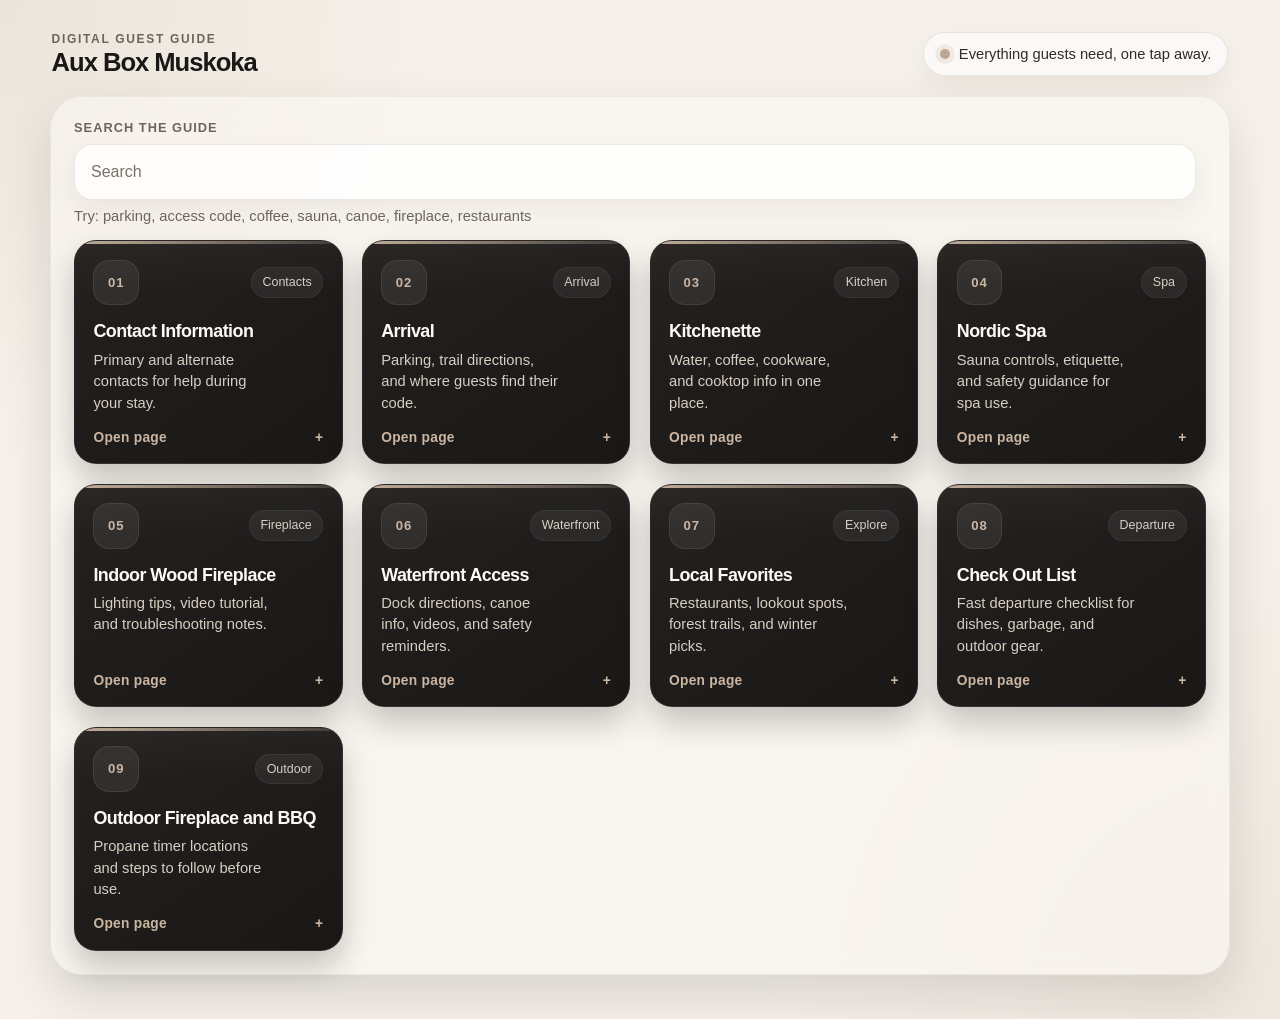
<file: index.html>
<!DOCTYPE html>
<html lang="en">

<head>
  <meta charset="UTF-8">
  <meta name="viewport" content="width=device-width, initial-scale=1.0">
  <title>Aux Box Guest Guide</title>
  <link rel="stylesheet" href="styles.css">
</head>

<body class="dashboard-body">
  <main class="shell">
    <header class="topbar" aria-label="Guide overview">
      <div class="brand">
        <span class="eyebrow">Digital Guest Guide</span>
        <h1 class="title">Aux Box Muskoka</h1>
      </div>
      <div class="status">Everything guests need, one tap away.</div>
    </header>

    <section class="board" aria-label="Guide navigation">
      <div class="search-wrap">
        <label class="search-label" for="guide-search">Search the guide</label>
        <div class="search-shell">
          <input id="guide-search" class="search-input" type="search" placeholder="Search" autocomplete="off">
          <button id="search-clear" class="search-clear" type="button" aria-label="Clear search">Clear</button>
        </div>
        <p id="search-hint" class="search-hint">Try: parking, access code, coffee, sauna, canoe, fireplace, restaurants
        </p>
      </div>

      <div class="grid">
        <a class="card" href="welcome.html"
          data-search="contact information contacts phone help garth louis dwayne primary alternate">
          <div class="card-head">
            <div class="icon" aria-hidden="true">01</div>
            <span class="chip">Contacts</span>
          </div>
          <div class="card-copy">
            <h2>Contact Information</h2>
            <p>Primary and alternate contacts for help during your stay.</p>
          </div>
          <div class="card-foot">
            <span>Open page</span>
            <span aria-hidden="true">+</span>
          </div>
        </a>

        <a class="card" href="arrival.html"
          data-search="arrival check in check-in parking park address markles road brunel road access code trail path cabin aux box sign gps">
          <div class="card-head">
            <div class="icon" aria-hidden="true">02</div>
            <span class="chip">Arrival</span>
          </div>
          <div class="card-copy">
            <h2>Arrival</h2>
            <p>Parking, trail directions, and where guests find their code.</p>
          </div>
          <div class="card-foot"><span>Open page</span><span aria-hidden="true">+</span></div>
        </a>

        <a class="card" href="kitchenette.html"
          data-search="kitchen kitchenette water drinking water coffee french press kettle toaster induction cooktop cookware dish soap plates bowls mugs pantry tea sugar salt pepper bbq fridge">
          <div class="card-head">
            <div class="icon" aria-hidden="true">03</div>
            <span class="chip">Kitchen</span>
          </div>
          <div class="card-copy">
            <h2>Kitchenette</h2>
            <p>Water, coffee, cookware, and cooktop info in one place.</p>
          </div>
          <div class="card-foot"><span>Open page</span><span aria-hidden="true">+</span></div>
        </a>

        <a class="card" href="nordic-spa.html"
          data-search="spa nordic spa sauna hot tub cold plunge shower sauna controls temperature lighting hydrate etiquette circuit">
          <div class="card-head">
            <div class="icon" aria-hidden="true">04</div>
            <span class="chip">Spa</span>
          </div>
          <div class="card-copy">
            <h2>Nordic Spa</h2>
            <p>Sauna controls, etiquette, and safety guidance for spa use.</p>
          </div>
          <div class="card-foot"><span>Open page</span><span aria-hidden="true">+</span></div>
        </a>

        <a class="card" href="indoor-wood-fireplace.html"
          data-search="fireplace fire wood fire indoor fireplace kindling draft patio door logs tutorial troubleshooting">
          <div class="card-head">
            <div class="icon" aria-hidden="true">05</div>
            <span class="chip">Fireplace</span>
          </div>
          <div class="card-copy">
            <h2>Indoor Wood Fireplace</h2>
            <p>Lighting tips, video tutorial, and troubleshooting notes.</p>
          </div>
          <div class="card-foot"><span>Open page</span><span aria-hidden="true">+</span></div>
        </a>

        <a class="card" href="waterfront-access.html"
          data-search="waterfront river dock canoe paddles life jackets swimming trail waterfront access return canoe return paddles storage bin safety">
          <div class="card-head">
            <div class="icon" aria-hidden="true">06</div>
            <span class="chip">Waterfront</span>
          </div>
          <div class="card-copy">
            <h2>Waterfront Access</h2>
            <p>Dock directions, canoe info, videos, and safety reminders.</p>
          </div>
          <div class="card-foot"><span>Open page</span><span aria-hidden="true">+</span></div>
        </a>

        <a class="card" href="local-favorites.html"
          data-search="local favorites restaurants food dining pizza sushi bbq ice cream activities hikes lookout limberlost arrowhead downtown huntsville winter skiing dog sledding yoga">
          <div class="card-head">
            <div class="icon" aria-hidden="true">07</div>
            <span class="chip">Explore</span>
          </div>
          <div class="card-copy">
            <h2>Local Favorites</h2>
            <p>Restaurants, lookout spots, forest trails, and winter picks.</p>
          </div>
          <div class="card-foot"><span>Open page</span><span aria-hidden="true">+</span></div>
        </a>

        <a class="card" href="check-out-list.html"
          data-search="check out checkout departure dishes garbage blue dumpster canoe paddles life jackets leave tidy working properly report">
          <div class="card-head">
            <div class="icon" aria-hidden="true">08</div>
            <span class="chip">Departure</span>
          </div>
          <div class="card-copy">
            <h2>Check Out List</h2>
            <p>Fast departure checklist for dishes, garbage, and outdoor gear.</p>
          </div>
          <div class="card-foot"><span>Open page</span><span aria-hidden="true">+</span></div>
        </a>

        <a class="card" href="outdoor-fireplace-and-bbq.html"
          data-search="outdoor fireplace fire bbq barbecue barbeque grill propane timer gas cold plunge cabinet cooking">
          <div class="card-head">
            <div class="icon" aria-hidden="true">09</div>
            <span class="chip">Outdoor</span>
          </div>
          <div class="card-copy">
            <h2>Outdoor Fireplace and BBQ</h2>
            <p>Propane timer locations and steps to follow before use.</p>
          </div>
          <div class="card-foot">
            <span>Open page</span>
            <span aria-hidden="true">+</span>
          </div>
        </a>
      </div>
      <p id="search-empty" class="search-empty" hidden>No results found. Try words like <strong>parking</strong>,
        <strong>sauna</strong>, <strong>coffee</strong>, or <strong>garbage</strong>.
      </p>
    </section>
  </main>
  <script>
    const searchInput = document.getElementById("guide-search");
    const clearButton = document.getElementById("search-clear");
    const searchHint = document.getElementById("search-hint");
    const emptyState = document.getElementById("search-empty");
    const cards = Array.from(document.querySelectorAll(".grid .card"));

    function normalize(value) {
      return value
        .toLowerCase()
        .replace(/[^a-z0-9]+/g, " ")
        .replace(/\s+/g, " ")
        .trim();
    }

    const searchableCards = cards.map((card) => ({
      element: card,
      haystack: normalize((card.textContent || "") + " " + (card.dataset.search || ""))
    }));

    function filterCards() {
      const query = normalize(searchInput.value);
      const terms = query === "" ? [] : query.split(" ");
      let visibleCount = 0;

      searchableCards.forEach(({ element, haystack }) => {
        const matches = terms.length === 0 || terms.every((term) => haystack.includes(term));
        element.style.display = matches ? "" : "none";
        if (matches) visibleCount += 1;
      });

      const hasQuery = query.length > 0;
      emptyState.hidden = !(hasQuery && visibleCount === 0);
      searchHint.hidden = hasQuery && visibleCount > 0;
      clearButton.hidden = !hasQuery;
    }

    searchInput.addEventListener("input", filterCards);
    clearButton.addEventListener("click", () => {
      searchInput.value = "";
      filterCards();
      searchInput.focus();
    });

    filterCards();
  </script>
</body>

</html>
</file>
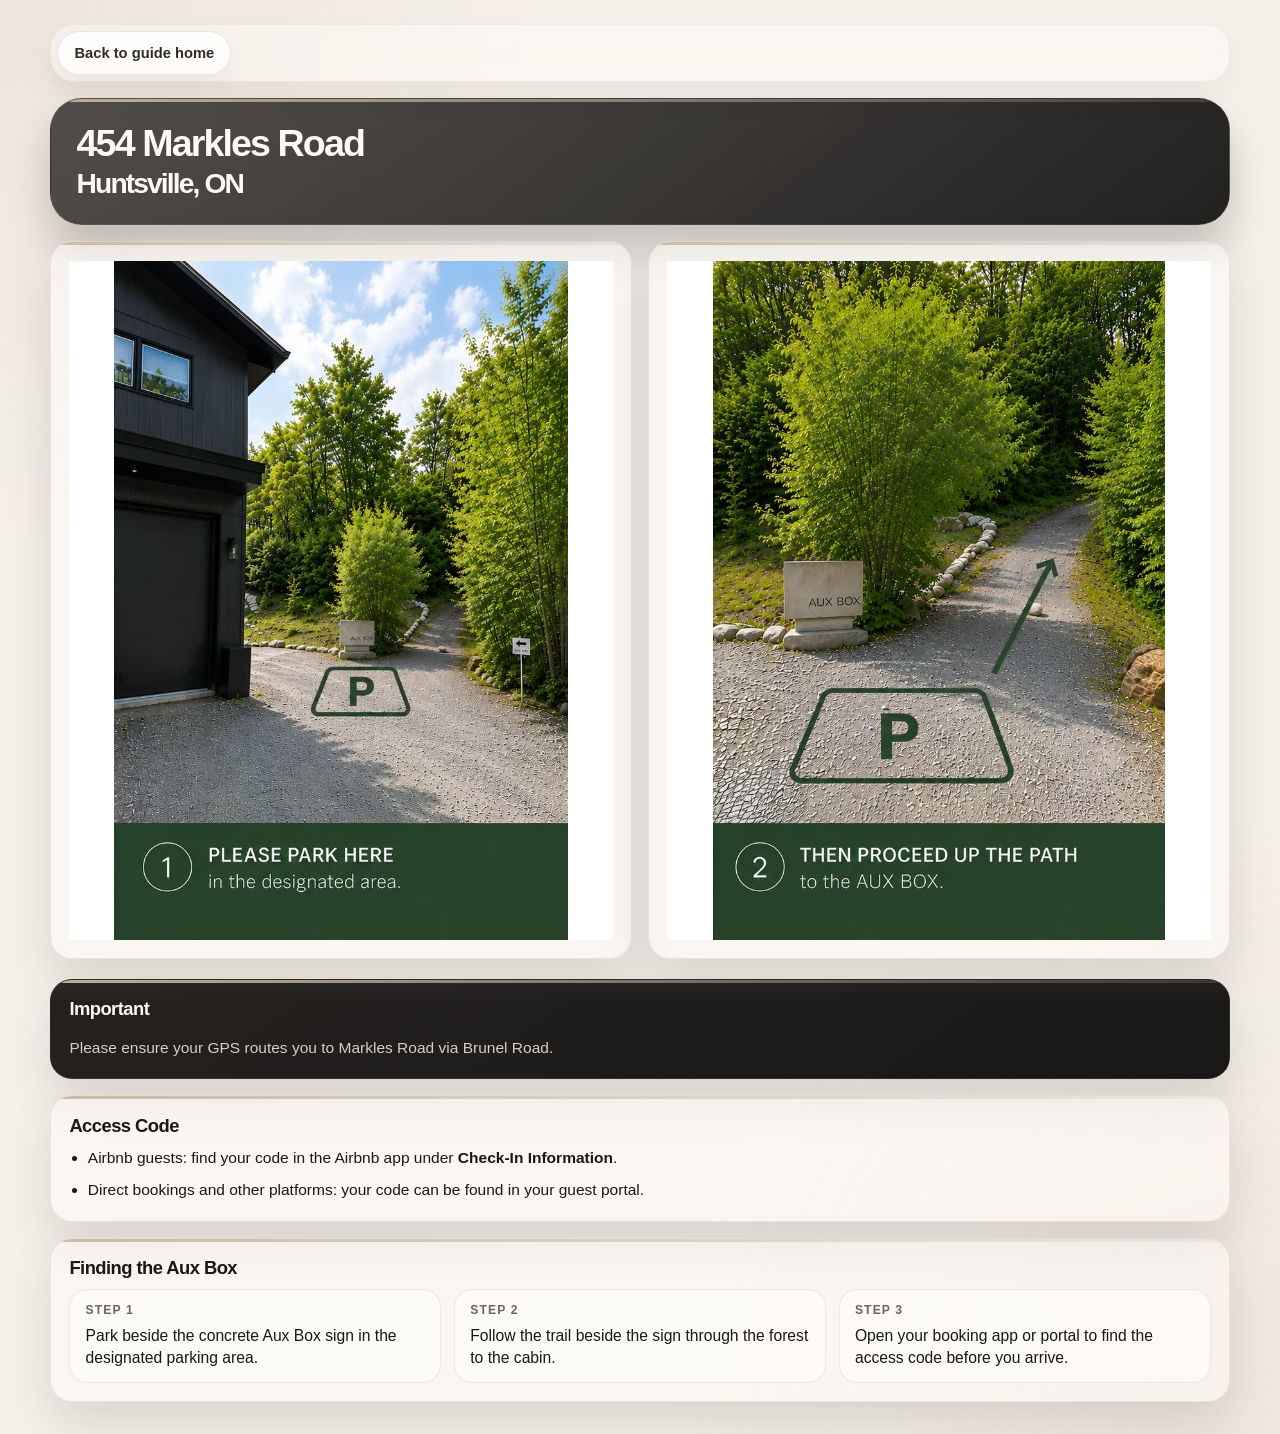
<file: arrival.html>
<!DOCTYPE html>
<html lang="en">

<head>
  <meta charset="UTF-8">
  <meta name="viewport" content="width=device-width, initial-scale=1.0">
  <title>Arrival | Aux Box Guest Guide</title>
  <link rel="stylesheet" href="styles.css">
</head>

<body>
  <main class="page-shell">
    <div class="utility-bar sticky-home">
      <a class="utility-link" href="index.html">Back to guide home</a>
    </div>

    <section class="hero-card" aria-label="Property address">
      <h1>
        454 Markles Road<br>
        <span style="font-size: 0.75em;">Huntsville, ON</span>
      </h1>
    </section>

    <section class="arrival-photo-grid" aria-label="Arrival photos">
      <article class="panel media-card arrival-photo-card">
        <figure class="media-figure">
          <div class="media-frame portrait">
            <img src="park-1.jpeg" alt="Designated parking area near the Aux Box sign.">
          </div>
        </figure>
      </article>

      <article class="panel media-card arrival-photo-card">
        <figure class="media-figure">
          <div class="media-frame portrait">
            <img src="park-2.jpeg" alt="Trail leading up from the parking area toward the Aux Box.">
          </div>
        </figure>
      </article>
    </section>

    <section class="content-grid" style="margin-top: 20px;">
      <aside class="panel panel-dark span-12">
        <h2>Important</h2>
        <p>
          Please ensure your GPS routes you to Markles Road via Brunel Road.
        </p>
      </aside>

      <article class="panel span-12">
        <h2>Access Code</h2>
        <ul class="list">
          <li>
            Airbnb guests: find your code in the Airbnb app under
            <strong>Check-In Information</strong>.
          </li>
          <li>
            Direct bookings and other platforms: your code can be found
            in your guest portal.
          </li>
        </ul>
      </article>

      <section class="panel span-12 arrival-steps">
        <h2>Finding the Aux Box</h2>
        <div class="compact-grid">
          <div class="mini-panel">
            <strong>Step 1</strong>
            <span>
              Park beside the concrete Aux Box sign in the designated
              parking area.
            </span>
          </div>

          <div class="mini-panel">
            <strong>Step 2</strong>
            <span>
              Follow the trail beside the sign through the forest
              to the cabin.
            </span>
          </div>

          <div class="mini-panel">
            <strong>Step 3</strong>
            <span>
              Open your booking app or portal to find the access code
              before you arrive.
            </span>
          </div>
        </div>
      </section>
    </section>
  </main>
</body>

</html>
</file>
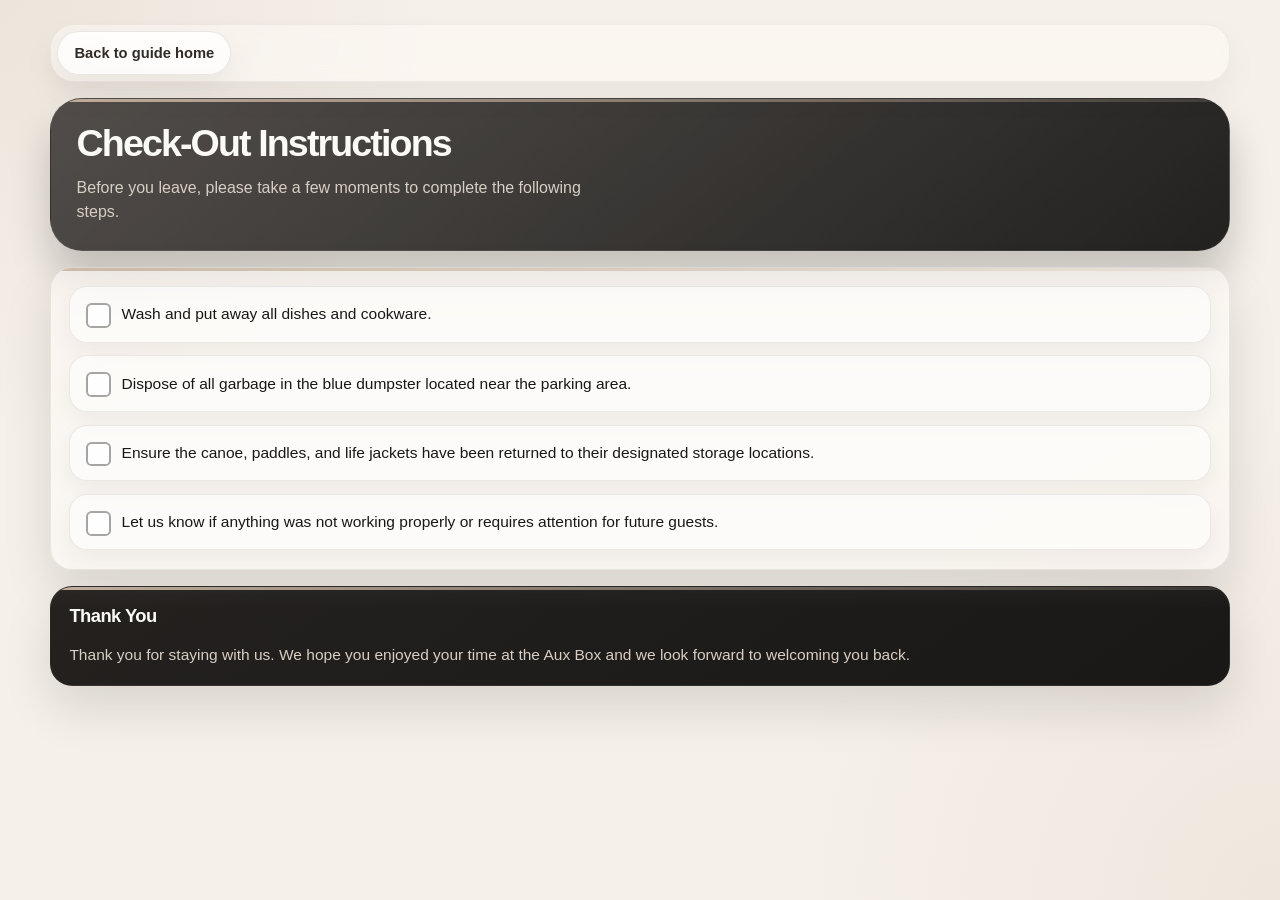
<file: check-out-list.html>
<!DOCTYPE html>
<html lang="en">

<head>
  <meta charset="UTF-8">
  <meta name="viewport" content="width=device-width, initial-scale=1.0">
  <title>Check Out List | Aux Box Guest Guide</title>
  <link rel="stylesheet" href="styles.css">
</head>

<body>
  <main class="page-shell">
    <div class="utility-bar sticky-home">
      <a class="utility-link" href="index.html">Back to guide home</a>
    </div>

    <section class="hero-card">
      <h1>Check-Out Instructions</h1>
      <p>Before you leave, please take a few moments to complete the following steps.</p>
      <!-- <div class="hero-meta">
        <span class="meta-chip">Dishes</span>
        <span class="meta-chip">Garbage</span>
        <span class="meta-chip">Outdoor gear return</span>
      </div> -->
    </section>

    <section class="content-grid">
      <article class="panel span-12">
        <ul class="checklist">
          <li>
            <input class="check-item" type="checkbox" id="checkout-dishes">
            <label class="check-label" for="checkout-dishes">Wash and put away all dishes and cookware.</label>
          </li>
          <li>
            <input class="check-item" type="checkbox" id="checkout-garbage">
            <label class="check-label" for="checkout-garbage">Dispose of all garbage in the blue dumpster located near the parking area.</label>
          </li>
          <li>
            <input class="check-item" type="checkbox" id="checkout-gear">
            <label class="check-label" for="checkout-gear">Ensure the canoe, paddles, and life jackets have been returned to their designated storage locations.</label>
          </li>
          <li>
            <input class="check-item" type="checkbox" id="checkout-report">
            <label class="check-label" for="checkout-report">Let us know if anything was not working properly or requires attention for future guests.</label>
          </li>
        </ul>
      </article>

      <article class="panel panel-dark span-12">
        <h2>Thank You</h2>
        <p>Thank you for staying with us. We hope you enjoyed your time at the Aux Box and we look forward to welcoming
          you back.</p>
      </article>
    </section>
  </main>
</body>

</html>
</file>
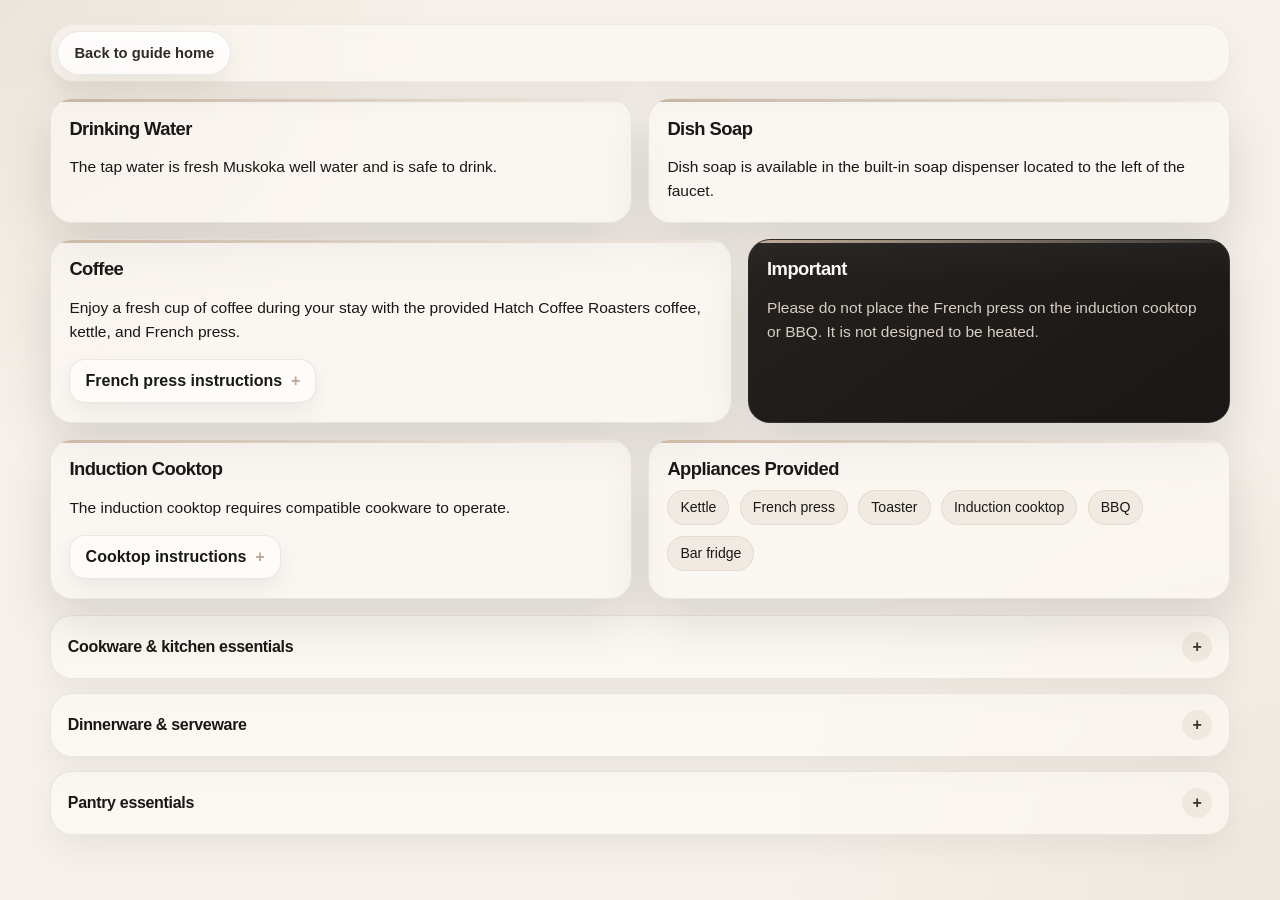
<file: kitchenette.html>
<!DOCTYPE html>
<html lang="en">

<head>
  <meta charset="UTF-8">
  <meta name="viewport" content="width=device-width, initial-scale=1.0">
  <title>Kitchenette | Aux Box Guest Guide</title>
  <link rel="stylesheet" href="styles.css">
</head>

<body>
  <main class="page-shell">
    <div class="utility-bar sticky-home">
      <a class="utility-link" href="index.html">Back to guide home</a>
    </div>

    <section class="content-grid">
      <article class="panel span-6">
        <h2>Drinking Water</h2>
        <p>The tap water is fresh Muskoka well water and is safe to drink.</p>
      </article>

      <article class="panel span-6">
        <h2>Dish Soap</h2>
        <p>Dish soap is available in the built-in soap dispenser located to the left of the faucet.</p>
      </article>

      <article class="panel span-7">
        <h2>Coffee</h2>
        <p>Enjoy a fresh cup of coffee during your stay with the provided Hatch Coffee Roasters coffee, kettle, and
          French press.</p>
        <div class="link-list">
          <a class="resource-link"
            href="https://fellowproducts.com/blogs/brew-guides/the-classic-clara-french-press-recipe" target="_blank"
            rel="noopener noreferrer">French press instructions</a>
        </div>
      </article>

      <aside class="panel panel-dark span-5">
        <h2>Important</h2>
        <p>Please do not place the French press on the induction cooktop or BBQ. It is not designed to be heated.</p>
      </aside>

      <article class="panel span-6">
        <h2>Induction Cooktop</h2>
        <p>The induction cooktop requires compatible cookware to operate.</p>
        <div class="link-list">
          <a class="resource-link" href="https://drive.google.com/file/d/1rVCYgYTONL-sNKVbZceFIann_mz8DPvq/view"
            target="_blank" rel="noopener noreferrer">Cooktop instructions</a>
        </div>
      </article>

      <article class="panel span-6">
        <h2>Appliances Provided</h2>
        <div class="tag-row">
          <span class="tag">Kettle</span>
          <span class="tag">French press</span>
          <span class="tag">Toaster</span>
          <span class="tag">Induction cooktop</span>
          <span class="tag">BBQ</span>
          <span class="tag">Bar fridge</span>
        </div>
      </article>

      <section class="span-12 accordion-stack">
        <details class="accordion">
          <summary>Cookware &amp; kitchen essentials</summary>
          <div class="accordion-body">
            <ul class="list">
              <li>Pot</li>
              <li>Frying pan</li>
              <li>Cutting board</li>
              <li>Paring knife</li>
              <li>Flipper</li>
              <li>Tongs</li>
              <li>Serving spoon</li>
              <li>Wine opener</li>
              <li>Kitchen towel</li>
              <li>Dishcloth</li>
            </ul>
          </div>
        </details>

        <details class="accordion">
          <summary>Dinnerware &amp; serveware</summary>
          <div class="accordion-body">
            <ul class="list">
              <li>Dinner plates</li>
              <li>Side plates</li>
              <li>Bowls</li>
              <li>Serving bowl</li>
              <li>Cutlery</li>
              <li>Coffee mugs</li>
              <li>Drinking glasses</li>
              <li>Wine glasses</li>
            </ul>
          </div>
        </details>

        <details class="accordion" style="margin-bottom: 20px;">
          <summary>Pantry essentials</summary>
          <div class="accordion-body">
            <ul class="list">
              <li>Olive oil</li>
              <li>Salt</li>
              <li>Pepper</li>
              <li>Coffee from Hatch Coffee Roasters</li>
              <li>Tea</li>
              <li>Sugar</li>
            </ul>
          </div>
        </details>
      </section>
    </section>
  </main>
</body>

</html>
</file>
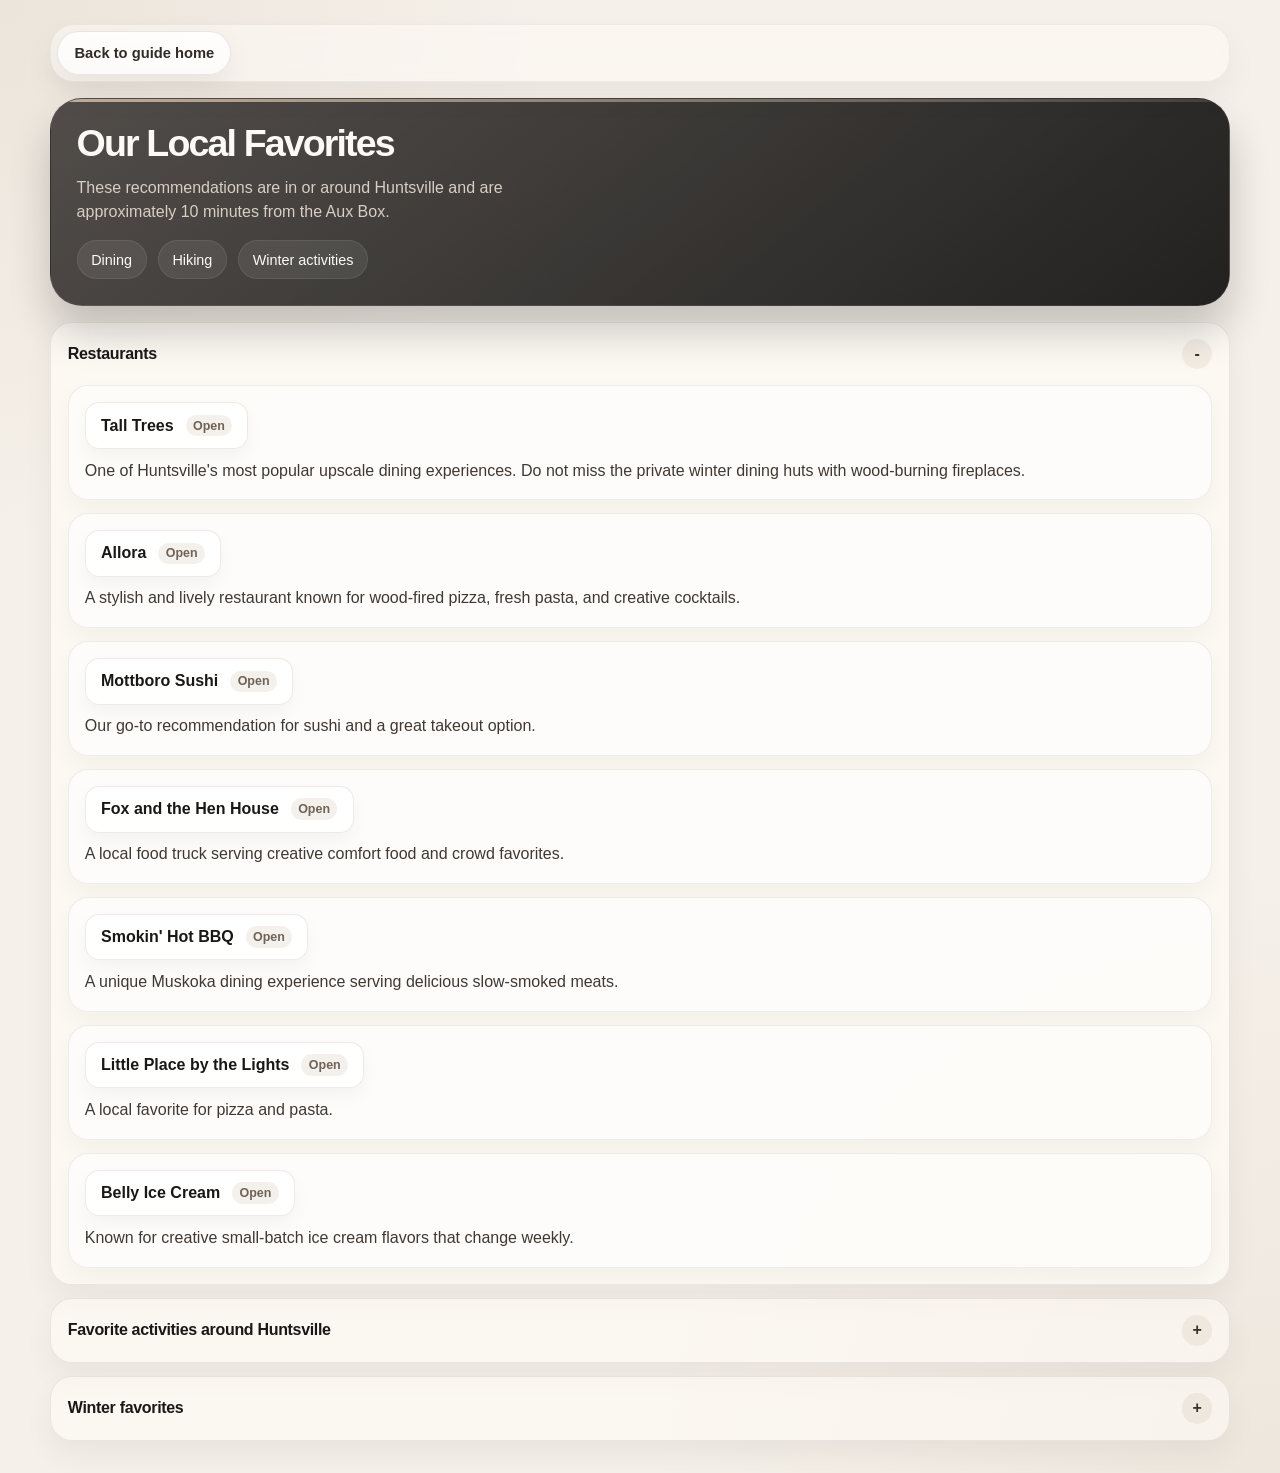
<file: local-favorites.html>
<!DOCTYPE html>
<html lang="en">

<head>
  <meta charset="UTF-8">
  <meta name="viewport" content="width=device-width, initial-scale=1.0">
  <title>Local Favorites | Aux Box Guest Guide</title>
  <link rel="stylesheet" href="styles.css">
</head>

<body>
  <main class="page-shell">
    <div class="utility-bar sticky-home">
      <a class="utility-link" href="index.html">Back to guide home</a>
    </div>

    <section class="hero-card">
      <h1>Our Local Favorites</h1>
      <p>These recommendations are in or around Huntsville and are approximately 10 minutes from the Aux Box.</p>
      <div class="hero-meta">
        <span class="meta-chip">Dining</span>
        <span class="meta-chip">Hiking</span>
        <span class="meta-chip">Winter activities</span>
      </div>
    </section>

    <section class="content-grid">
      <section class="span-12 accordion-stack">
        <details class="accordion" open>
          <summary>Restaurants</summary>
          <div class="accordion-body">
            <ul class="favorites-list">
              <li class="favorite-item"><a class="place-link" href="https://www.google.com/maps/search/?api=1&query=Tall%20Trees%20Huntsville%20Ontario" target="_blank" rel="noopener noreferrer">Tall Trees</a><p class="favorite-copy">One of Huntsville's most popular upscale dining experiences. Do not miss the private winter dining huts with wood-burning fireplaces.</p></li>
              <li class="favorite-item"><a class="place-link" href="https://www.google.com/maps/search/?api=1&query=Allora%20Huntsville%20Ontario" target="_blank" rel="noopener noreferrer">Allora</a><p class="favorite-copy">A stylish and lively restaurant known for wood-fired pizza, fresh pasta, and creative cocktails.</p></li>
              <li class="favorite-item"><a class="place-link" href="https://www.google.com/maps/search/?api=1&query=Mottboro%20Sushi%20Huntsville%20Ontario" target="_blank" rel="noopener noreferrer">Mottboro Sushi</a><p class="favorite-copy">Our go-to recommendation for sushi and a great takeout option.</p></li>
              <li class="favorite-item"><a class="place-link" href="https://www.google.com/maps/search/?api=1&query=Fox%20and%20the%20Hen%20House%20Huntsville%20Ontario" target="_blank" rel="noopener noreferrer">Fox and the Hen House</a><p class="favorite-copy">A local food truck serving creative comfort food and crowd favorites.</p></li>
              <li class="favorite-item"><a class="place-link" href="https://www.google.com/maps/search/?api=1&query=Smokin%27%20Hot%20BBQ%20Huntsville%20Ontario" target="_blank" rel="noopener noreferrer">Smokin' Hot BBQ</a><p class="favorite-copy">A unique Muskoka dining experience serving delicious slow-smoked meats.</p></li>
              <li class="favorite-item"><a class="place-link" href="https://www.google.com/maps/search/?api=1&query=Little%20Place%20by%20the%20Lights%20Huntsville%20Ontario" target="_blank" rel="noopener noreferrer">Little Place by the Lights</a><p class="favorite-copy">A local favorite for pizza and pasta.</p></li>
              <li class="favorite-item"><a class="place-link" href="https://www.google.com/maps/search/?api=1&query=Belly%20Ice%20Cream%20Huntsville%20Ontario" target="_blank" rel="noopener noreferrer">Belly Ice Cream</a><p class="favorite-copy">Known for creative small-batch ice cream flavors that change weekly.</p></li>
            </ul>
          </div>
        </details>

        <details class="accordion">
          <summary>Favorite activities around Huntsville</summary>
          <div class="accordion-body">
            <ul class="favorites-list">
              <li class="favorite-item"><a class="place-link" href="https://www.google.com/maps/search/?api=1&query=Lions%20Lookout%20Huntsville%20Ontario" target="_blank" rel="noopener noreferrer">Lions Lookout</a><p class="favorite-copy">One of Huntsville's most iconic viewpoints with panoramic views of the area.</p></li>
              <li class="favorite-item"><a class="place-link" href="https://www.google.com/maps/search/?api=1&query=Limberlost%20Forest%20and%20Wildlife%20Reserve%20Huntsville%20Ontario" target="_blank" rel="noopener noreferrer">Limberlost Forest &amp; Wildlife Reserve</a><p class="favorite-copy">Beautiful forest trails, lakes, wildlife, and hiking for all skill levels.</p></li>
              <li class="favorite-item"><a class="place-link" href="https://www.google.com/maps/search/?api=1&query=Arrowhead%20Provincial%20Park%20Huntsville%20Ontario" target="_blank" rel="noopener noreferrer">Arrowhead Provincial Park</a><p class="favorite-copy">Scenic hiking trails, swimming, canoeing, and wildlife viewing.</p></li>
              <li class="favorite-item"><a class="place-link" href="https://www.google.com/maps/search/?api=1&query=Salt%20Yoga%20Huntsville%20Ontario" target="_blank" rel="noopener noreferrer">Salt Yoga</a><p class="favorite-copy">A welcoming boutique yoga studio in downtown Huntsville.</p></li>
              <li class="favorite-item"><a class="place-link" href="https://www.google.com/maps/search/?api=1&query=Downtown%20Huntsville%20Ontario" target="_blank" rel="noopener noreferrer">Downtown Huntsville</a><p class="favorite-copy">Explore local boutiques, cafes, waterfront restaurants, and Muskoka charm.</p></li>
            </ul>
          </div>
        </details>

        <details class="accordion">
          <summary>Winter favorites</summary>
          <div class="accordion-body">
            <ul class="favorites-list">
              <li class="favorite-item"><a class="place-link" href="https://www.google.com/maps/search/?api=1&query=Hidden%20Valley%20Highlands%20Ski%20Area%20Huntsville%20Ontario" target="_blank" rel="noopener noreferrer">Hidden Valley Highlands Ski Area</a><p class="favorite-copy">Downhill skiing and snowboarding just minutes from the Aux Box.</p></li>
              <li class="favorite-item"><a class="place-link" href="https://www.google.com/maps/search/?api=1&query=Arrowhead%20Provincial%20Park%20Huntsville%20Ontario" target="_blank" rel="noopener noreferrer">Arrowhead Provincial Park</a><p class="favorite-copy">Home to outdoor skating trails, snowshoeing, cross-country skiing, and winter hiking.</p></li>
              <li class="favorite-item"><a class="place-link" href="https://www.google.com/maps/search/?api=1&query=North%20Ridge%20Ranch%20Huntsville%20Ontario" target="_blank" rel="noopener noreferrer">North Ridge Ranch</a><p class="favorite-copy">Experience dog sledding through the Muskoka wilderness.</p></li>
            </ul>
          </div>
        </details>
      </section>
    </section>
  </main>
</body>

</html>
</file>
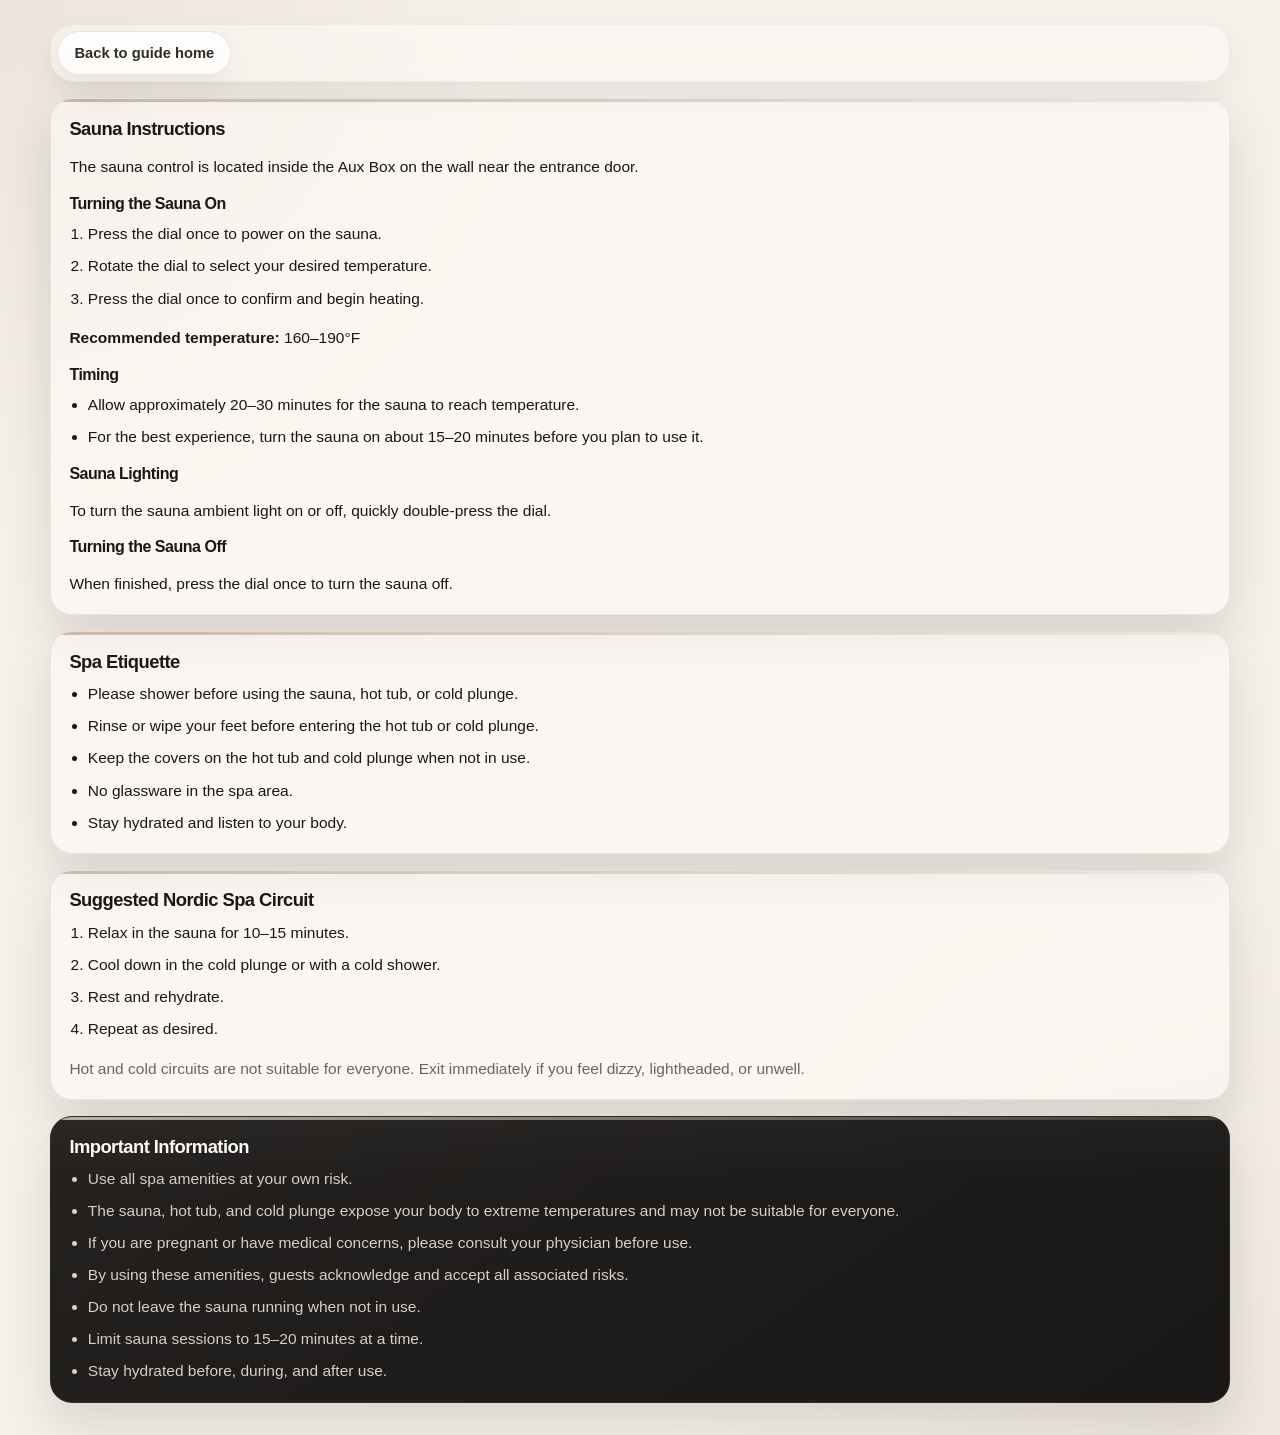
<file: nordic-spa.html>
<!DOCTYPE html>
<html lang="en">

<head>
  <meta charset="UTF-8">
  <meta name="viewport" content="width=device-width, initial-scale=1.0">
  <title>Nordic Spa | Aux Box Guest Guide</title>
  <link rel="stylesheet" href="styles.css">
</head>

<body>
  <main class="page-shell">
    <div class="utility-bar sticky-home">
      <a class="utility-link" href="index.html">Back to guide home</a>
    </div>

    <section class="content-grid">

      <article class="panel span-12">
        <h2>Sauna Instructions</h2>
        <p>
          The sauna control is located inside the Aux Box on the wall
          near the entrance door.
        </p>

        <h3>Turning the Sauna On</h3>
        <ol class="steps">
          <li>Press the dial once to power on the sauna.</li>
          <li>Rotate the dial to select your desired temperature.</li>
          <li>Press the dial once to confirm and begin heating.</li>
        </ol>

        <p>
          <strong>Recommended temperature:</strong> 160–190°F
        </p>

        <h3>Timing</h3>
        <ul class="list">
          <li>
            Allow approximately 20–30 minutes for the sauna
            to reach temperature.
          </li>
          <li>
            For the best experience, turn the sauna on about
            15–20 minutes before you plan to use it.
          </li>
        </ul>

        <h3 style="margin-top: 1rem;">Sauna Lighting</h3>
        <p>
          To turn the sauna ambient light on or off,
          quickly double-press the dial.
        </p>

        <h3>Turning the Sauna Off</h3>
        <p>
          When finished, press the dial once to turn the sauna off.
        </p>
      </article>

      <article class="panel span-12">
        <h2>Spa Etiquette</h2>
        <ul class="list">
          <li>
            Please shower before using the sauna, hot tub, or cold plunge.
          </li>
          <li>
            Rinse or wipe your feet before entering the hot tub
            or cold plunge.
          </li>
          <li>
            Keep the covers on the hot tub and cold plunge when not in use.
          </li>
          <li>No glassware in the spa area.</li>
          <li>Stay hydrated and listen to your body.</li>
        </ul>
      </article>

      <article class="panel span-12">
        <h2>Suggested Nordic Spa Circuit</h2>
        <ol class="steps">
          <li>Relax in the sauna for 10–15 minutes.</li>
          <li>Cool down in the cold plunge or with a cold shower.</li>
          <li>Rest and rehydrate.</li>
          <li>Repeat as desired.</li>
        </ol>
        <p class="muted">
          Hot and cold circuits are not suitable for everyone.
          Exit immediately if you feel dizzy, lightheaded, or unwell.
        </p>
      </article>

      <aside class="panel panel-dark span-12">
        <h2>Important Information</h2>
        <ul class="list">
          <li>Use all spa amenities at your own risk.</li>
          <li>
            The sauna, hot tub, and cold plunge expose your body
            to extreme temperatures and may not be suitable for everyone.
          </li>
          <li>
            If you are pregnant or have medical concerns,
            please consult your physician before use.
          </li>
          <li>
            By using these amenities, guests acknowledge
            and accept all associated risks.
          </li>
          <li>Do not leave the sauna running when not in use.</li>
          <li>Limit sauna sessions to 15–20 minutes at a time.</li>
          <li>Stay hydrated before, during, and after use.</li>
        </ul>
      </aside>

    </section>
  </main>
</body>

</html>
</file>
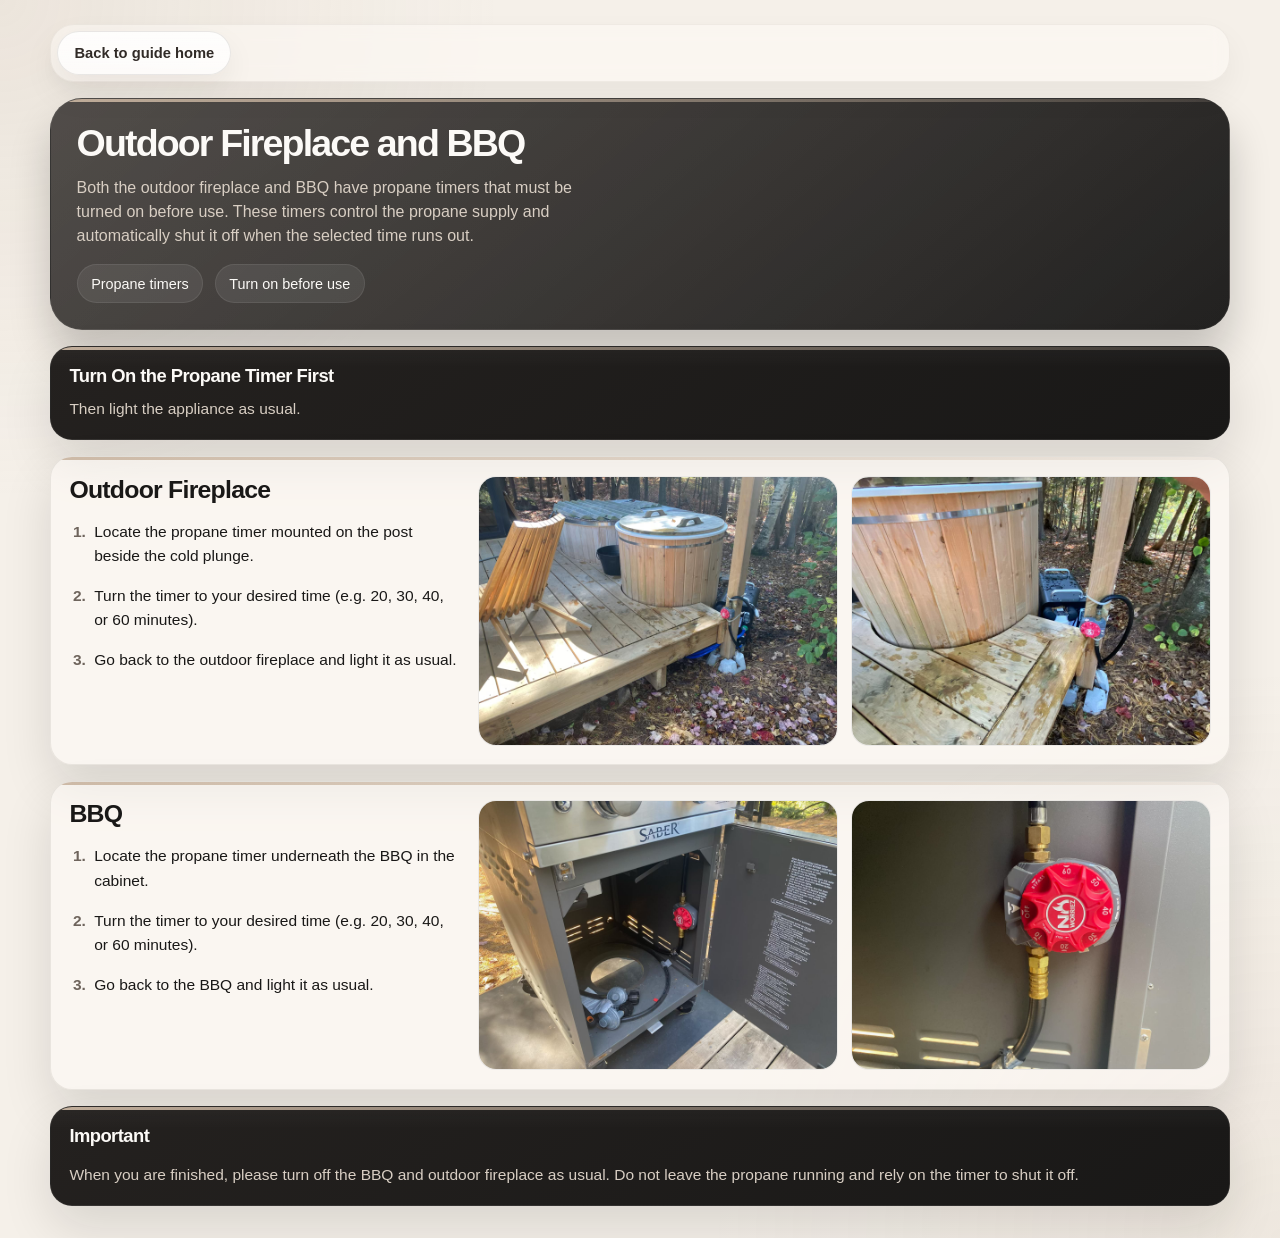
<file: outdoor-fireplace-and-bbq.html>
<!DOCTYPE html>
<html lang="en">

<head>
    <meta charset="UTF-8">
    <meta name="viewport" content="width=device-width, initial-scale=1.0">
    <title>Outdoor Fireplace and BBQ | Aux Box Guest Guide</title>
    <link rel="stylesheet" href="styles.css">

    <style>
        .propane-guide .appliance-section {
            margin-bottom: 1rem;
        }

        .propane-guide .appliance-layout {
            display: grid;
            grid-template-columns: minmax(0, 0.85fr) minmax(0, 1.6fr);
            gap: 1.25rem;
            align-items: start;
        }

        .propane-guide .appliance-copy h2 {
            margin-bottom: 1rem;
            font-size: clamp(1.25rem, 2vw, 1.55rem);
        }

        .propane-guide .timer-steps {
            margin: 0;
            padding-left: 1.3rem;
        }

        .propane-guide .timer-steps li {
            padding-left: 0.25rem;
        }

        .propane-guide .timer-steps li+li {
            margin-top: 1rem;
        }

        .propane-guide .timer-steps li::marker {
            color: var(--muted-dark);
            font-weight: 800;
        }

        .propane-guide .timer-photos {
            display: grid;
            grid-template-columns: repeat(2, minmax(0, 1fr));
            gap: 0.85rem;
        }

        .propane-guide .timer-photo {
            margin: 0;
            overflow: hidden;
            border-radius: 18px;
            background: rgba(255, 255, 255, 0.6);
            border: 1px solid var(--border-soft);
        }

        .propane-guide .timer-photo img {
            display: block;
            width: 100%;
            height: auto;
        }

        .propane-guide .timer-reminder {
            margin-bottom: 1rem;
        }

        .propane-guide .timer-reminder p {
            margin: 0;
        }

        @media (max-width: 1100px) {
            .propane-guide .appliance-layout {
                grid-template-columns: 1fr;
            }
        }

        @media (max-width: 700px) {
            .propane-guide .timer-photos {
                grid-template-columns: 1fr;
            }
        }
    </style>
</head>

<body>
    <main class="page-shell propane-guide">
        <div class="utility-bar sticky-home">
            <a class="utility-link" href="index.html">
                Back to guide home
            </a>
        </div>

        <section class="hero-card">
            <h1>Outdoor Fireplace and BBQ</h1>
            <p>
                Both the outdoor fireplace and BBQ have propane timers that must
                be turned on before use. These timers control the propane supply
                and automatically shut it off when the selected time runs out.
            </p>
            <div class="hero-meta">
                <span class="meta-chip">Propane timers</span>
                <span class="meta-chip">Turn on before use</span>
            </div>
        </section>

        <aside class="panel panel-dark timer-reminder">
            <h2>Turn On the Propane Timer First</h2>
            <p>Then light the appliance as usual.</p>
        </aside>

        <section class="panel appliance-section" aria-labelledby="outdoor-fireplace-heading">
            <div class="appliance-layout">
                <div class="appliance-copy">
                    <h2 id="outdoor-fireplace-heading">Outdoor Fireplace</h2>
                    <ol class="timer-steps">
                        <li>
                            Locate the propane timer mounted on the post beside
                            the cold plunge.
                        </li>
                        <li>
                            Turn the timer to your desired time
                            (e.g. 20, 30, 40, or 60 minutes).
                        </li>
                        <li>
                            Go back to the outdoor fireplace and light it as usual.
                        </li>
                    </ol>
                </div>

                <div class="timer-photos">
                    <figure class="timer-photo">
                        <img src="outdoor-fireplace-timer-location.jpeg"
                            alt="Outdoor fireplace propane timer mounted on the wooden post beside the cold plunge."
                            loading="lazy">
                    </figure>

                    <figure class="timer-photo">
                        <img src="outdoor-fireplace-timer.jpeg"
                            alt="Closer view of the red outdoor fireplace propane timer on the wooden post."
                            loading="lazy">
                    </figure>
                </div>
            </div>
        </section>

        <section class="panel appliance-section" aria-labelledby="bbq-heading">
            <div class="appliance-layout">
                <div class="appliance-copy">
                    <h2 id="bbq-heading">BBQ</h2>
                    <ol class="timer-steps">
                        <li>
                            Locate the propane timer underneath the BBQ in the cabinet.
                        </li>
                        <li>
                            Turn the timer to your desired time
                            (e.g. 20, 30, 40, or 60 minutes).
                        </li>
                        <li>
                            Go back to the BBQ and light it as usual.
                        </li>
                    </ol>
                </div>

                <div class="timer-photos">
                    <figure class="timer-photo">
                        <img src="bbq-timer-location.jpeg"
                            alt="Open cabinet underneath the BBQ showing the red propane timer inside." loading="lazy">
                    </figure>

                    <figure class="timer-photo">
                        <img src="bbq-timer.jpeg" alt="Close-up of the red BBQ propane timer and its minute settings."
                            loading="lazy">
                    </figure>
                </div>
            </div>
        </section>

        <aside class="panel panel-dark">
            <h2>Important</h2>
            <p>
                When you are finished, please turn off the BBQ and outdoor
                fireplace as usual. Do not leave the propane running and rely
                on the timer to shut it off.
            </p>
        </aside>
    </main>
</body>

</html>
</file>
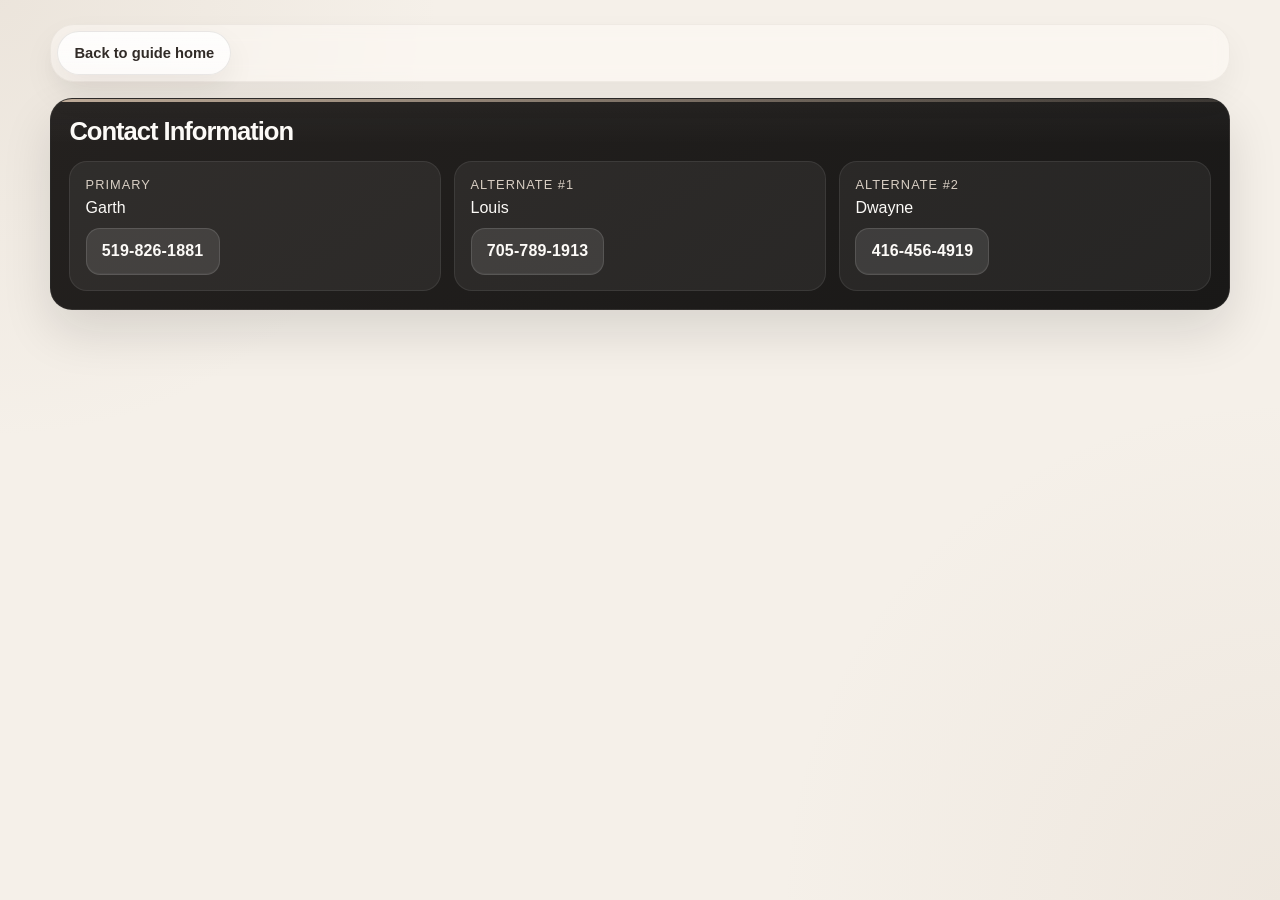
<file: welcome.html>
<!DOCTYPE html>
<html lang="en">

<head>
  <meta charset="UTF-8">
  <meta name="viewport" content="width=device-width, initial-scale=1.0">
  <title>Contact Information | Aux Box Guest Guide</title>
  <link rel="stylesheet" href="styles.css">
</head>

<body>
  <main class="page-shell">
    <div class="utility-bar sticky-home">
      <a class="utility-link" href="index.html">Back to guide home</a>
    </div>

    <section class="content-grid">
      <article class="panel panel-dark span-12">
        <h1 class="title">Contact Information</h1>

        <div class="stat-grid" style="margin-top: 1rem;">
          <div class="stat">
            <span class="stat-label">Primary</span>
            <span class="stat-value">
              Garth<br>
              <a href="tel:15198261881">519-826-1881</a>
            </span>
          </div>

          <div class="stat">
            <span class="stat-label">Alternate #1</span>
            <span class="stat-value">
              Louis<br>
              <a href="tel:17057891913">705-789-1913</a>
            </span>
          </div>

          <div class="stat">
            <span class="stat-label">Alternate #2</span>
            <span class="stat-value">
              Dwayne<br>
              <a href="tel:14164564919">416-456-4919</a>
            </span>
          </div>
        </div>
      </article>
    </section>
  </main>
</body>

</html>
</file>
<file: styles.css>
:root {
  --bg: #f5f0e9;
  --bg-glow: rgba(193, 177, 159, 0.18);
  --surface: #191817;
  --surface-2: #24211f;
  --surface-3: #302b27;
  --surface-soft: rgba(255, 252, 247, 0.54);
  --border-soft: rgba(110, 100, 92, 0.12);
  --text: #fcfaf7;
  --text-dark: #191817;
  --muted: #d8cec3;
  --muted-dark: #6e645c;
  --accent: #bca691;
  --accent-strong: #cab6a2;
  --accent-soft: rgba(188, 166, 145, 0.18);
  --shadow: 0 22px 50px rgba(18, 16, 14, 0.12);
  --radius-xl: 28px;
  --radius-lg: 22px;
  --radius-md: 18px;
  --gap: clamp(0.9rem, 1.5vw, 1.25rem);
}

* {
  box-sizing: border-box;
}

html,
body {
  margin: 0;
  min-height: 100%;
  background:
    radial-gradient(circle at top left, var(--bg-glow), transparent 28%),
    radial-gradient(circle at bottom right, rgba(188, 166, 145, 0.12), transparent 32%),
    var(--bg);
  color: var(--text-dark);
  font-family: "Aptos", "Segoe UI", "Helvetica Neue", Arial, sans-serif;
}

body {
  min-height: 100svh;
}

a {
  color: inherit;
  text-decoration: none;
}

.shell {
  width: min(1180px, calc(100vw - 2rem));
  margin: 0 auto;
  min-height: 100svh;
  display: grid;
  grid-template-rows: auto 1fr auto;
  padding: clamp(1rem, 2.2vw, 1.75rem) 0;
  gap: 1rem;
}

.topbar {
  display: flex;
  align-items: center;
  justify-content: space-between;
  gap: 1rem;
  padding: 0.25rem 0.1rem;
}

.brand {
  display: grid;
  gap: 0.18rem;
}

.eyebrow {
  font-size: 0.75rem;
  letter-spacing: 0.14em;
  text-transform: uppercase;
  color: var(--muted-dark);
  font-weight: 700;
}

.title {
  margin: 0;
  font-size: clamp(1.3rem, 2vw, 1.85rem);
  line-height: 1.05;
  font-weight: 800;
  letter-spacing: -0.04em;
}

.status,
.pill-link,
.utility-link {
  display: inline-flex;
  align-items: center;
  gap: 0.55rem;
  padding: 0.8rem 1rem;
  border-radius: 999px;
  border: 1px solid rgba(110, 100, 92, 0.14);
  box-shadow: 0 12px 30px rgba(28, 24, 21, 0.06);
  font-size: 0.92rem;
}

.status {
  background: rgba(255, 255, 255, 0.62);
  color: #312b27;
  white-space: nowrap;
}

.status::before {
  content: "";
  width: 0.62rem;
  height: 0.62rem;
  border-radius: 50%;
  background: var(--accent);
  box-shadow: 0 0 0 0.3rem rgba(188, 166, 145, 0.18);
  flex: 0 0 auto;
}

.board {
  background: rgba(255, 252, 247, 0.44);
  border: 1px solid rgba(110, 100, 92, 0.08);
  border-radius: calc(var(--radius-xl) + 4px);
  box-shadow: var(--shadow);
  padding: clamp(1rem, 1.8vw, 1.5rem);
  backdrop-filter: blur(10px);
  min-height: 0;
  display: flex;
  flex-direction: column;
  gap: 1rem;
}

.grid {
  display: grid;
  grid-template-columns: repeat(4, minmax(0, 1fr));
  gap: var(--gap);
  width: 100%;
}

.search-wrap {
  display: grid;
  gap: 0.55rem;
}

.search-label {
  font-size: 0.8rem;
  font-weight: 700;
  letter-spacing: 0.08em;
  text-transform: uppercase;
  color: var(--muted-dark);
}

.search-shell {
  display: grid;
  grid-template-columns: minmax(0, 1fr) auto;
  gap: 0.65rem;
  align-items: center;
}

.search-input {
  width: 100%;
  min-height: 56px;
  border-radius: 18px;
  border: 1px solid rgba(110, 100, 92, 0.14);
  background: rgba(255, 255, 255, 0.8);
  box-shadow: 0 12px 28px rgba(28, 24, 21, 0.06);
  padding: 0.95rem 1rem;
  font: inherit;
  color: #2f2a26;
}

.search-input::placeholder {
  color: #7b7168;
}

.search-input:focus {
  outline: 2px solid rgba(188, 166, 145, 0.55);
  outline-offset: 2px;
}

.search-clear {
  min-height: 56px;
  padding: 0 1rem;
  border-radius: 18px;
  border: 1px solid rgba(110, 100, 92, 0.14);
  background: linear-gradient(180deg, rgba(255, 255, 255, 0.9), rgba(255, 255, 255, 0.78));
  box-shadow: 0 12px 28px rgba(28, 24, 21, 0.06);
  font: inherit;
  font-weight: 700;
  color: #3b342f;
  cursor: pointer;
}

.search-hint,
.search-empty {
  margin: 0;
  color: var(--muted-dark);
  font-size: 0.92rem;
}

.search-empty strong {
  color: #2f2a26;
}

.card {
  position: relative;
  display: grid;
  grid-template-rows: auto 1fr auto;
  gap: 1rem;
  padding: 1.15rem;
  border-radius: var(--radius-lg);
  background:
    linear-gradient(180deg, rgba(255, 255, 255, 0.03), transparent 22%),
    linear-gradient(145deg, var(--surface-2), var(--surface));
  color: var(--text);
  border: 1px solid rgba(255, 255, 255, 0.06);
  box-shadow: 0 16px 32px rgba(11, 10, 9, 0.22);
  transition: transform 180ms ease, box-shadow 180ms ease, border-color 180ms ease;
  overflow: hidden;
  min-height: clamp(150px, 20vh, 220px);
}

.card::after,
.panel::after,
.hero-card::after {
  content: "";
  position: absolute;
  inset: 0 auto auto 0;
  width: 100%;
  height: 3px;
  background: linear-gradient(90deg, var(--accent-strong), rgba(202, 182, 162, 0.16));
  opacity: 0.95;
}

.card:hover,
.card:focus-visible,
.utility-link:hover,
.pill-link:hover {
  transform: translateY(-3px);
  box-shadow: 0 24px 40px rgba(11, 10, 9, 0.16);
  border-color: rgba(202, 182, 162, 0.34);
  outline: none;
}

.card-head {
  display: flex;
  align-items: center;
  justify-content: space-between;
  gap: 0.8rem;
}

.icon {
  width: 2.85rem;
  height: 2.85rem;
  border-radius: 16px;
  display: inline-grid;
  place-items: center;
  background: rgba(255, 255, 255, 0.07);
  border: 1px solid rgba(255, 255, 255, 0.08);
  color: var(--accent-strong);
  flex: 0 0 auto;
  font-size: 0.82rem;
  font-weight: 800;
  letter-spacing: 0.08em;
}

.chip {
  font-size: 0.78rem;
  line-height: 1;
  padding: 0.5rem 0.66rem;
  border-radius: 999px;
  background: rgba(255, 255, 255, 0.06);
  color: var(--muted);
  border: 1px solid rgba(255, 255, 255, 0.06);
}

.card-copy {
  display: grid;
  align-content: start;
  gap: 0.5rem;
}

.card h2 {
  margin: 0;
  font-size: clamp(1rem, 1.4vw, 1.18rem);
  line-height: 1.15;
  letter-spacing: -0.03em;
}

.card p {
  margin: 0;
  color: var(--muted);
  font-size: 0.92rem;
  line-height: 1.45;
  max-width: 22ch;
}

.card-foot {
  display: flex;
  align-items: center;
  justify-content: space-between;
  gap: 0.75rem;
  color: var(--accent-strong);
  font-size: 0.86rem;
  font-weight: 700;
  letter-spacing: 0.02em;
}

.footer-note {
  color: var(--muted-dark);
  font-size: 0.9rem;
  padding: 0 0.15rem;
}

.page-shell {
  width: min(1180px, calc(100vw - 2rem));
  margin: 0 auto;
  padding: clamp(1rem, 2vw, 1.5rem) 0 2rem;
}

.utility-bar {
  display: flex;
  align-items: center;
  justify-content: space-between;
  gap: 0.85rem;
  margin-bottom: 1rem;
  padding: 0.4rem;
  border-radius: 24px;
  background: rgba(255, 252, 247, 0.5);
  border: 1px solid rgba(110, 100, 92, 0.08);
  box-shadow: 0 14px 32px rgba(28, 24, 21, 0.05);
  backdrop-filter: blur(10px);
}

.sticky-home {
  position: sticky;
  top: 0.85rem;
  z-index: 30;
}

.utility-link {
  background: linear-gradient(180deg, rgba(255, 255, 255, 0.86), rgba(255, 255, 255, 0.72));
  color: #312b27;
  transition: transform 180ms ease, box-shadow 180ms ease, border-color 180ms ease;
  font-weight: 700;
}

.utility-note {
  color: var(--muted-dark);
  font-size: 0.92rem;
  padding-right: 0.5rem;
}

.pill-link {
  background: rgba(255, 255, 255, 0.56);
  color: #3a342f;
  white-space: nowrap;
  transition: transform 180ms ease, box-shadow 180ms ease, border-color 180ms ease;
  justify-content: center;
  min-height: 48px;
  padding: 0.86rem 1.05rem;
}

.pill-link.is-active {
  background: linear-gradient(145deg, var(--surface-2), var(--surface));
  color: var(--text);
  border-color: rgba(255, 255, 255, 0.06);
  box-shadow: 0 18px 32px rgba(11, 10, 9, 0.18);
}

.hero-card {
  position: relative;
  overflow: hidden;
  border-radius: calc(var(--radius-xl) + 4px);
  padding: clamp(1.3rem, 2vw, 1.75rem);
  background:
    linear-gradient(140deg, rgba(255, 255, 255, 0.16), rgba(255, 255, 255, 0.04)),
    linear-gradient(145deg, var(--surface-3), var(--surface));
  color: var(--text);
  border: 1px solid rgba(255, 255, 255, 0.06);
  box-shadow: 0 26px 42px rgba(11, 10, 9, 0.2);
  margin-bottom: 1rem;
}

.hero-card h1 {
  margin: 0;
  font-size: clamp(1.65rem, 3vw, 2.35rem);
  line-height: 0.98;
  letter-spacing: -0.05em;
}

.hero-card p {
  margin: 0.9rem 0 0;
  max-width: 58ch;
  color: var(--muted);
  line-height: 1.5;
}

.hero-meta {
  display: flex;
  flex-wrap: wrap;
  gap: 0.7rem;
  margin-top: 1rem;
}

.meta-chip {
  display: inline-flex;
  align-items: center;
  gap: 0.45rem;
  padding: 0.66rem 0.85rem;
  border-radius: 999px;
  background: rgba(255, 255, 255, 0.08);
  border: 1px solid rgba(255, 255, 255, 0.08);
  color: var(--text);
  font-size: 0.9rem;
}

.content-grid {
  display: grid;
  grid-template-columns: repeat(12, minmax(0, 1fr));
  gap: 1rem;
}

.compact-grid {
  display: grid;
  grid-template-columns: repeat(3, minmax(0, 1fr));
  gap: 0.85rem;
}

.mini-panel {
  padding: 0.95rem 1rem;
  border-radius: 18px;
  background: rgba(255, 255, 255, 0.5);
  border: 1px solid rgba(110, 100, 92, 0.12);
}

.mini-panel strong {
  display: block;
  font-size: 0.76rem;
  text-transform: uppercase;
  letter-spacing: 0.09em;
  color: var(--muted-dark);
  margin-bottom: 0.35rem;
}

.mini-panel span {
  display: block;
  font-size: 0.98rem;
  line-height: 1.4;
}

.media-strip {
  display: grid;
  grid-template-columns: repeat(12, minmax(0, 1fr));
  gap: 1rem;
  margin-bottom: 1rem;
}

.media-slot {
  position: relative;
  overflow: hidden;
  min-height: 150px;
  border-radius: 24px;
  border: 1.5px dashed rgba(188, 166, 145, 0.5);
  background:
    linear-gradient(145deg, rgba(255, 255, 255, 0.4), rgba(255, 255, 255, 0.2)),
    repeating-linear-gradient(-45deg,
      rgba(188, 166, 145, 0.08),
      rgba(188, 166, 145, 0.08) 14px,
      transparent 14px,
      transparent 28px);
  box-shadow: 0 16px 34px rgba(28, 24, 21, 0.06);
  padding: 1rem;
  display: grid;
  align-content: end;
}

.media-slot::before {
  content: "";
  position: absolute;
  inset: 0;
  background: radial-gradient(circle at top right, rgba(188, 166, 145, 0.18), transparent 32%);
  pointer-events: none;
}

.media-slot span,
.media-slot small {
  position: relative;
  z-index: 1;
}

.media-slot span {
  display: inline-flex;
  width: fit-content;
  margin-bottom: 0.55rem;
  padding: 0.45rem 0.65rem;
  border-radius: 999px;
  background: rgba(25, 24, 23, 0.9);
  color: var(--text);
  font-size: 0.74rem;
  font-weight: 700;
  text-transform: uppercase;
  letter-spacing: 0.08em;
}

.media-slot small {
  display: block;
  max-width: 24ch;
  color: #463e38;
  font-size: 0.94rem;
  line-height: 1.4;
}

.media-card {
  overflow: hidden;
  padding: 0;
}

.media-figure {
  margin: 0;
  display: grid;
  gap: 0;
}

.media-frame {
  position: relative;
  background: #ddd4ca;
  overflow: hidden;
  aspect-ratio: 16 / 10;
}

.media-frame.tall {
  aspect-ratio: 4 / 5;
}

.media-frame.portrait {
  aspect-ratio: 9 / 16;
}

.media-frame img,
.media-frame video {
  width: 100%;
  height: 100%;
  display: block;
  object-fit: cover;
}

.media-caption {
  padding: 1rem 1rem 1.05rem;
  display: grid;
  gap: 0.45rem;
}

.media-kicker {
  display: inline-flex;
  width: fit-content;
  padding: 0.42rem 0.68rem;
  border-radius: 999px;
  background: rgba(25, 24, 23, 0.9);
  color: var(--text);
  font-size: 0.72rem;
  font-weight: 700;
  text-transform: uppercase;
  letter-spacing: 0.08em;
}

.media-caption h3 {
  margin: 0;
  font-size: 1.06rem;
  letter-spacing: -0.02em;
}

.media-caption p {
  margin: 0;
}

.stack-list {
  display: grid;
  gap: 1rem;
}

.steps-grid {
  display: grid;
  grid-template-columns: repeat(2, minmax(0, 1fr));
  gap: 1rem;
  align-items: start;
}

.showcase-grid {
  display: grid;
  grid-template-columns: minmax(0, 1.35fr) minmax(280px, 0.8fr);
  gap: 1rem;
  align-items: stretch;
}

.video-grid {
  display: grid;
  grid-template-columns: repeat(2, minmax(0, 1fr));
  gap: 1rem;
}

.arrival-photo-grid {
  display: grid;
  grid-template-columns: repeat(2, minmax(0, 1fr));
  gap: 1rem;
}

.arrival-photo-card .media-frame.portrait {
  aspect-ratio: 4 / 5;
}

.arrival-photo-card .media-frame {
  background: #ffffff;
}

.arrival-photo-card .media-frame img {
  object-fit: contain;
  object-position: center top;
}

.arrival-info-grid {
  display: grid;
  grid-template-columns: minmax(260px, 0.9fr) minmax(0, 1.4fr);
  gap: 1rem;
  align-items: stretch;
  margin-top: 20px;
}

.arrival-steps {
  padding: 0.95rem 1rem 1rem;
}

.arrival-steps h2 {
  margin-bottom: 0.75rem;
}

.arrival-steps .compact-grid {
  grid-template-columns: repeat(3, minmax(0, 1fr));
  gap: 0.8rem;
}

.arrival-steps .mini-panel {
  padding: 0.85rem 0.95rem;
}

.arrival-steps .mini-panel strong {
  margin-bottom: 0.45rem;
}

.portrait-player {
  width: min(100%, 310px);
  margin: 0 auto;
}

.info-card {
  padding: 1.1rem;
}

.info-card .media-caption {
  padding: 0;
}

.section-intro {
  margin: 0 0 0.95rem;
  color: var(--muted-dark);
  max-width: 62ch;
}

.step-full {
  grid-column: 1 / -1;
}

.media-slot.wide {
  grid-column: span 7;
  min-height: 200px;
}

.media-slot.tall {
  grid-column: span 5;
  min-height: 200px;
}

.media-slot.half {
  grid-column: span 6;
}

.accordion-stack {
  display: grid;
  gap: 0.85rem;
}

.accordion {
  border-radius: 22px;
  border: 1px solid rgba(110, 100, 92, 0.12);
  background: rgba(255, 252, 247, 0.58);
  box-shadow: 0 14px 30px rgba(28, 24, 21, 0.05);
  overflow: hidden;
}

.accordion[open] {
  background: rgba(255, 252, 247, 0.72);
}

.accordion summary {
  list-style: none;
  cursor: pointer;
  padding: 1rem 1.05rem;
  display: flex;
  align-items: center;
  justify-content: space-between;
  gap: 0.8rem;
  font-weight: 700;
  letter-spacing: -0.02em;
}

.accordion summary::-webkit-details-marker {
  display: none;
}

.accordion summary::after {
  content: "+";
  flex: 0 0 auto;
  width: 1.9rem;
  height: 1.9rem;
  display: grid;
  place-items: center;
  border-radius: 999px;
  background: rgba(188, 166, 145, 0.16);
  color: #3a342f;
  font-size: 1rem;
}

.accordion[open] summary::after {
  content: "-";
}

.accordion-body {
  padding: 0 1.05rem 1rem;
}

.panel {
  position: relative;
  overflow: hidden;
  background: var(--surface-soft);
  border: 1px solid var(--border-soft);
  border-radius: var(--radius-lg);
  box-shadow: var(--shadow);
  padding: 1.15rem;
}

.panel-dark {
  background:
    linear-gradient(180deg, rgba(255, 255, 255, 0.03), transparent 22%),
    linear-gradient(145deg, var(--surface-2), var(--surface));
  color: var(--text);
  border-color: rgba(255, 255, 255, 0.06);
}

.panel h2,
.panel h3 {
  margin: 0 0 0.6rem;
  letter-spacing: -0.03em;
}

.panel h2 {
  font-size: 1.15rem;
}

.panel h3 {
  font-size: 1rem;
}

.panel p,
.panel li {
  font-size: 0.97rem;
  line-height: 1.55;
}

.panel p:last-child,
.panel ul:last-child,
.panel ol:last-child {
  margin-bottom: 0;
}

.muted {
  color: var(--muted-dark);
}

.panel-dark .muted,
.panel-dark p,
.panel-dark li {
  color: var(--muted);
}

.span-12 {
  grid-column: span 12;
}

.span-8 {
  grid-column: span 8;
}

.span-7 {
  grid-column: span 7;
}

.span-6 {
  grid-column: span 6;
}

.span-5 {
  grid-column: span 5;
}

.span-4 {
  grid-column: span 4;
}

.stat-grid {
  display: grid;
  grid-template-columns: repeat(3, minmax(0, 1fr));
  gap: 0.85rem;
}

.stat {
  background: rgba(255, 255, 255, 0.06);
  border: 1px solid rgba(255, 255, 255, 0.08);
  border-radius: var(--radius-md);
  padding: 0.95rem;
}

.stat-label {
  display: block;
  color: var(--muted);
  font-size: 0.8rem;
  text-transform: uppercase;
  letter-spacing: 0.08em;
  margin-bottom: 0.3rem;
}

.stat-value {
  display: block;
  font-size: 1rem;
  line-height: 1.4;
}

.stat-value a {
  display: inline-flex;
  align-items: center;
  justify-content: center;
  margin-top: 0.55rem;
  min-height: 44px;
  padding: 0.7rem 0.95rem;
  border-radius: 14px;
  background: rgba(255, 255, 255, 0.1);
  border: 1px solid rgba(255, 255, 255, 0.12);
  box-shadow: inset 0 -1px 0 rgba(255, 255, 255, 0.04);
  color: var(--text);
  font-weight: 700;
  letter-spacing: 0.01em;
  text-decoration: none;
  transition: transform 180ms ease, background 180ms ease, border-color 180ms ease, box-shadow 180ms ease;
}

.stat-value a:hover,
.stat-value a:focus-visible {
  background: rgba(188, 166, 145, 0.22);
  border-color: rgba(202, 182, 162, 0.34);
  box-shadow: 0 12px 24px rgba(0, 0, 0, 0.14);
  transform: translateY(-1px);
  outline: none;
}

.list,
.steps {
  margin: 0;
  padding-left: 1.15rem;
}

.steps li+li,
.list li+li {
  margin-top: 0.5rem;
}

.checklist {
  list-style: none;
  margin: 0;
  padding: 0;
  display: grid;
  gap: 0.8rem;
}

.checklist li {
  margin: 0;
}

.check-item {
  position: absolute;
  opacity: 0;
  pointer-events: none;
}

.check-label {
  position: absolute;
  position: relative;
  display: block;
  cursor: pointer;
  padding: 0.95rem 1rem 0.95rem 3.2rem;
  border-radius: 18px;
  background: rgba(255, 255, 255, 0.56);
  border: 1px solid rgba(110, 100, 92, 0.12);
  box-shadow: 0 10px 24px rgba(28, 24, 21, 0.05);
  line-height: 1.55;
  transition: background 180ms ease, border-color 180ms ease, box-shadow 180ms ease, color 180ms ease;
}

.check-label::before {
  content: "";
  position: absolute;
  left: 1rem;
  top: 1rem;
  width: 1.3rem;
  height: 1.3rem;
  border-radius: 0.35rem;
  border: 2px solid rgba(60, 54, 49, 0.45);
  background: rgba(255, 255, 255, 0.8);
  transition: background 180ms ease, border-color 180ms ease;
}

.check-label::after {
  content: "";
  position: absolute;
  left: 1.42rem;
  top: 1.18rem;
  width: 0.38rem;
  height: 0.72rem;
  border-right: 2px solid transparent;
  border-bottom: 2px solid transparent;
  transform: rotate(45deg);
  transition: border-color 180ms ease;
}

.check-item:checked + .check-label {
  background: rgba(188, 166, 145, 0.22);
  border-color: rgba(188, 166, 145, 0.4);
  box-shadow: 0 12px 26px rgba(28, 24, 21, 0.08);
}

.check-item:checked + .check-label::before {
  background: linear-gradient(180deg, #2c2825, #1c1a18);
  border-color: rgba(28, 26, 24, 0.9);
}

.check-item:checked + .check-label::after {
  border-color: #f7f1ea;
}

.check-item:focus-visible + .check-label {
  outline: 2px solid rgba(188, 166, 145, 0.7);
  outline-offset: 2px;
}

.link-list {
  display: grid;
  gap: 0.7rem;
}

.resource-link {
  display: inline-flex;
  align-items: center;
  gap: 0.55rem;
  width: fit-content;
  padding: 0.75rem 0.95rem;
  border-radius: 16px;
  background: rgba(255, 255, 255, 0.62);
  border: 1px solid rgba(110, 100, 92, 0.14);
  box-shadow: 0 10px 24px rgba(28, 24, 21, 0.06);
  font-weight: 600;
}

.resource-link::after {
  content: "+";
  color: var(--accent);
}

.resource-link:hover {
  border-color: rgba(188, 166, 145, 0.4);
}

.place-link {
  display: inline-flex;
  align-items: center;
  justify-content: space-between;
  gap: 0.75rem;
  width: fit-content;
  max-width: 100%;
  margin: 0;
  padding: 0.72rem 0.95rem;
  border-radius: 14px;
  background: linear-gradient(180deg, rgba(255, 255, 255, 0.92), rgba(255, 255, 255, 0.78));
  border: 1px solid rgba(188, 166, 145, 0.24);
  box-shadow: 0 8px 18px rgba(28, 24, 21, 0.04);
  color: #2f2925;
  font-weight: 700;
  text-decoration: none;
  transition: color 180ms ease, border-color 180ms ease, background 180ms ease, transform 180ms ease, box-shadow 180ms ease;
}

.place-link::after {
  content: "Open";
  font-size: 0.78rem;
  padding: 0.24rem 0.46rem;
  border-radius: 999px;
  background: rgba(188, 166, 145, 0.16);
  color: #6f6257;
}

.place-link:hover,
.place-link:focus-visible {
  color: #231f1c;
  background: rgba(255, 255, 255, 0.98);
  border-color: rgba(188, 166, 145, 0.46);
  box-shadow: 0 12px 24px rgba(28, 24, 21, 0.08);
  transform: translateY(-1px);
  outline: none;
}

.panel-dark .place-link,
.accordion .place-link {
  color: inherit;
}

.favorites-list {
  list-style: none;
  margin: 0;
  padding: 0;
  display: grid;
  gap: 0.8rem;
}

.favorite-item {
  display: grid;
  gap: 0.6rem;
  padding: 1rem;
  border-radius: 20px;
  background: rgba(255, 255, 255, 0.56);
  border: 1px solid rgba(110, 100, 92, 0.1);
  box-shadow: 0 10px 22px rgba(28, 24, 21, 0.04);
}

.favorite-copy {
  margin: 0;
  color: #3f3833;
  line-height: 1.55;
}

.tag-row {
  display: flex;
  flex-wrap: wrap;
  gap: 0.65rem;
}

.tag {
  padding: 0.55rem 0.75rem;
  border-radius: 999px;
  background: rgba(188, 166, 145, 0.14);
  border: 1px solid rgba(188, 166, 145, 0.24);
  font-size: 0.88rem;
}

.page-footer {
  margin-top: 1rem;
  color: var(--muted-dark);
  font-size: 0.9rem;
}

@media (max-width: 1100px) {
  .grid {
    grid-template-columns: repeat(2, minmax(0, 1fr));
  }

  .content-grid {
    grid-template-columns: repeat(8, minmax(0, 1fr));
  }

  .span-8,
  .span-7,
  .span-6,
  .span-5,
  .span-4 {
    grid-column: span 8;
  }

  .stat-grid {
    grid-template-columns: 1fr;
  }

  .compact-grid {
    grid-template-columns: 1fr;
  }

  .media-strip {
    grid-template-columns: repeat(8, minmax(0, 1fr));
  }

  .media-slot.wide,
  .media-slot.tall,
  .media-slot.half {
    grid-column: span 4;
  }

  .steps-grid {
    grid-template-columns: 1fr;
  }

  .showcase-grid,
  .video-grid,
  .arrival-photo-grid,
  .arrival-info-grid {
    grid-template-columns: 1fr;
  }

  .arrival-steps .compact-grid {
    grid-template-columns: 1fr;
  }
}

@media (max-width: 700px) {

  .shell,
  .page-shell {
    width: min(100vw - 1.5rem, 760px);
  }

  .shell {
    padding: 0.9rem 0 1.1rem;
  }

  .page-shell {
    padding: 0.75rem 0 1.4rem;
  }

  .topbar,
  .utility-bar {
    align-items: flex-start;
    flex-direction: column;
  }

  .status {
    white-space: normal;
  }

  .board {
    padding: 0.85rem;
  }

  .search-shell {
    grid-template-columns: 1fr;
  }

  .search-clear {
    width: 100%;
  }

  .grid {
    grid-template-columns: repeat(2, minmax(0, 1fr));
    gap: 0.85rem;
  }

  .card {
    min-height: 164px;
    padding: 1rem;
  }

  .card p {
    font-size: 0.88rem;
  }

  .chip {
    display: none;
  }

  .content-grid {
    grid-template-columns: 1fr;
  }

  .compact-grid {
    grid-template-columns: 1fr;
  }

  .steps-grid {
    grid-template-columns: 1fr;
  }

  .showcase-grid,
  .video-grid,
  .arrival-photo-grid,
  .arrival-info-grid {
    grid-template-columns: 1fr;
  }

  .arrival-steps .compact-grid {
    grid-template-columns: 1fr;
  }

  .span-12,
  .span-8,
  .span-7,
  .span-6,
  .span-5,
  .span-4 {
    grid-column: auto;
  }

  .utility-bar {
    gap: 0.55rem;
    padding: 0.5rem;
    border-radius: 22px;
  }

  .sticky-home {
    top: 0.6rem;
  }

  .utility-link {
    width: 100%;
    justify-content: center;
    min-height: 52px;
  }

  .utility-note {
    font-size: 0.9rem;
    padding: 0 0.2rem 0.1rem;
  }

  .hero-card {
    padding: 1.1rem;
    border-radius: 24px;
  }

  .hero-card h1 {
    font-size: clamp(1.75rem, 7vw, 2.2rem);
    line-height: 1.02;
  }

  .hero-card p {
    margin-top: 0.75rem;
    font-size: 0.98rem;
  }

  .hero-meta {
    gap: 0.55rem;
  }

  .meta-chip {
    padding: 0.62rem 0.8rem;
    font-size: 0.84rem;
  }

  .panel {
    padding: 1rem;
    border-radius: 20px;
  }

  .panel p,
  .panel li {
    font-size: 0.95rem;
  }

  .resource-link {
    width: 100%;
    justify-content: space-between;
  }

  .media-strip {
    grid-template-columns: 1fr 1fr;
    gap: 0.75rem;
  }

  .media-slot,
  .media-slot.wide,
  .media-slot.tall,
  .media-slot.half {
    grid-column: auto;
    min-height: 132px;
    padding: 0.9rem;
    border-radius: 20px;
  }

  .media-slot small {
    font-size: 0.88rem;
  }

  .accordion summary {
    padding: 0.95rem 1rem;
  }

  .accordion-body {
    padding: 0 1rem 0.95rem;
  }
}

@media (max-width: 480px) {
  .grid {
    grid-template-columns: repeat(2, minmax(0, 1fr));
    gap: 0.7rem;
  }

  .card {
    min-height: 156px;
    padding: 0.9rem;
  }

  .card h2 {
    font-size: 0.98rem;
  }

  .card p {
    font-size: 0.82rem;
    line-height: 1.35;
  }

  .icon {
    width: 2.5rem;
    height: 2.5rem;
    border-radius: 14px;
    font-size: 0.74rem;
  }

  .search-input,
  .search-clear {
    min-height: 50px;
    border-radius: 16px;
  }

  .utility-note {
    line-height: 1.35;
  }

  .media-strip {
    grid-template-columns: 1fr;
  }

  .panel,
  .hero-card,
  .media-slot,
  .accordion {
    border-radius: 18px;
  }
}
</file>
